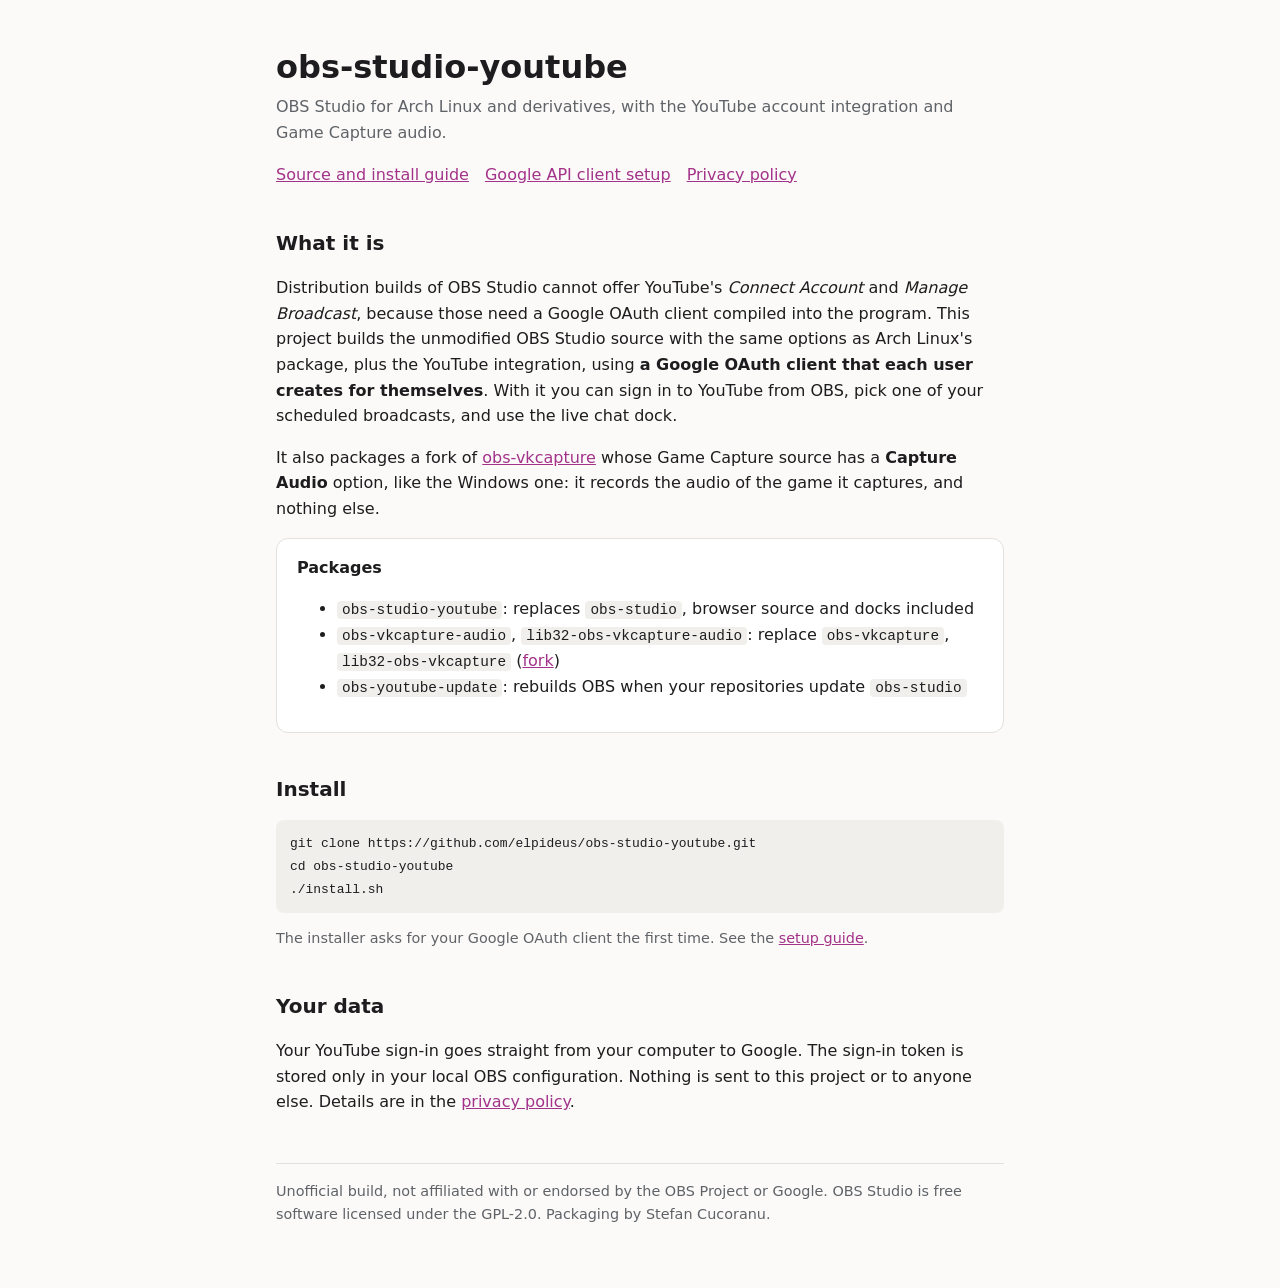
<file: docs/index.html>
<!doctype html>
<html lang="en">
<head>
<meta charset="utf-8">
<meta name="viewport" content="width=device-width, initial-scale=1">
<title>obs-studio-youtube</title>
<meta name="description" content="OBS Studio for Arch Linux with the YouTube account integration (built with your own Google API client) and Game Capture audio.">
<link rel="stylesheet" href="style.css">
</head>
<body>
<main>
<header>
	<h1>obs-studio-youtube</h1>
	<p>OBS Studio for Arch Linux and derivatives, with the YouTube account integration and Game Capture audio.</p>
	<nav>
		<a href="https://github.com/elpideus/obs-studio-youtube">Source and install guide</a>
		<a href="https://github.com/elpideus/obs-studio-youtube#google-api-client">Google API client setup</a>
		<a href="privacy.html">Privacy policy</a>
	</nav>
</header>

<h2>What it is</h2>
<p>Distribution builds of OBS Studio cannot offer YouTube's <em>Connect Account</em> and <em>Manage Broadcast</em>, because those need a Google OAuth client compiled into the program. This project builds the unmodified OBS Studio source with the same options as Arch Linux's package, plus the YouTube integration, using <strong>a Google OAuth client that each user creates for themselves</strong>. With it you can sign in to YouTube from OBS, pick one of your scheduled broadcasts, and use the live chat dock.</p>
<p>It also packages a fork of <a href="https://github.com/nowrep/obs-vkcapture">obs-vkcapture</a> whose Game Capture source has a <strong>Capture Audio</strong> option, like the Windows one: it records the audio of the game it captures, and nothing else.</p>

<div class="card">
	<strong>Packages</strong>
	<ul>
		<li><code>obs-studio-youtube</code>: replaces <code>obs-studio</code>, browser source and docks included</li>
		<li><code>obs-vkcapture-audio</code>, <code>lib32-obs-vkcapture-audio</code>: replace <code>obs-vkcapture</code>, <code>lib32-obs-vkcapture</code> (<a href="https://github.com/elpideus/obs-vkcapture">fork</a>)</li>
		<li><code>obs-youtube-update</code>: rebuilds OBS when your repositories update <code>obs-studio</code></li>
	</ul>
</div>

<h2>Install</h2>
<pre><code>git clone https://github.com/elpideus/obs-studio-youtube.git
cd obs-studio-youtube
./install.sh</code></pre>
<p class="muted">The installer asks for your Google OAuth client the first time. See the <a href="https://github.com/elpideus/obs-studio-youtube#google-api-client">setup guide</a>.</p>

<h2>Your data</h2>
<p>Your YouTube sign-in goes straight from your computer to Google. The sign-in token is stored only in your local OBS configuration. Nothing is sent to this project or to anyone else. Details are in the <a href="privacy.html">privacy policy</a>.</p>

<footer class="muted">
	Unofficial build, not affiliated with or endorsed by the OBS Project or Google. OBS Studio is free software
	licensed under the GPL-2.0. Packaging by Stefan Cucoranu.
</footer>
</main>
</body>
</html>
</file>
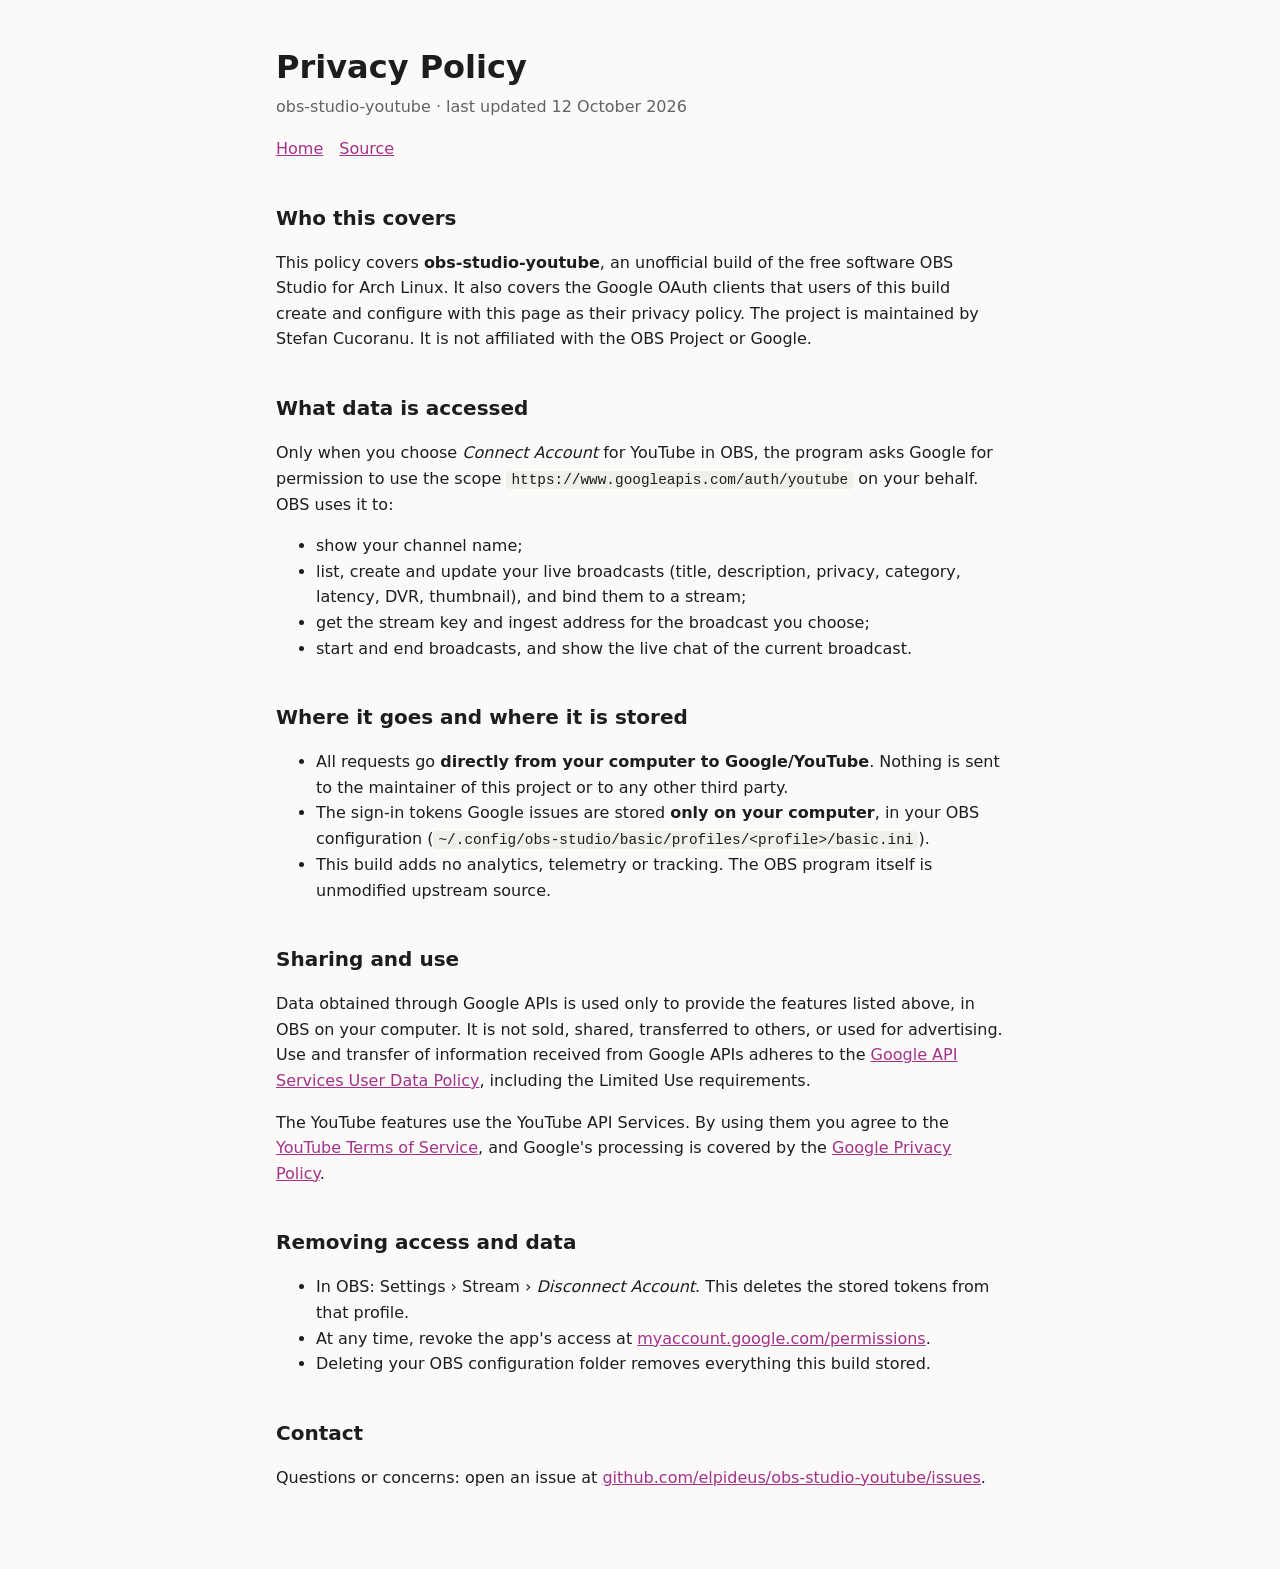
<file: docs/privacy.html>
<!doctype html>
<html lang="en">
<head>
<meta charset="utf-8">
<meta name="viewport" content="width=device-width, initial-scale=1">
<title>Privacy Policy · obs-studio-youtube</title>
<meta name="description" content="Privacy policy of obs-studio-youtube, an OBS Studio build with the YouTube account integration.">
<link rel="stylesheet" href="style.css">
</head>
<body>
<main>
<header>
	<h1>Privacy Policy</h1>
	<p>obs-studio-youtube · last updated 12 October 2026</p>
	<nav><a href="./">Home</a><a href="https://github.com/elpideus/obs-studio-youtube">Source</a></nav>
</header>

<h2>Who this covers</h2>
<p>This policy covers <strong>obs-studio-youtube</strong>, an unofficial build of the free software OBS Studio for Arch Linux. It also covers the Google OAuth clients that users of this build create and configure with this page as their privacy policy. The project is maintained by Stefan Cucoranu. It is not affiliated with the OBS Project or Google.</p>

<h2>What data is accessed</h2>
<p>Only when you choose <em>Connect Account</em> for YouTube in OBS, the program asks Google for permission to use the scope <code>https://www.googleapis.com/auth/youtube</code> on your behalf. OBS uses it to:</p>
<ul>
	<li>show your channel name;</li>
	<li>list, create and update your live broadcasts (title, description, privacy, category, latency, DVR, thumbnail), and bind them to a stream;</li>
	<li>get the stream key and ingest address for the broadcast you choose;</li>
	<li>start and end broadcasts, and show the live chat of the current broadcast.</li>
</ul>

<h2>Where it goes and where it is stored</h2>
<ul>
	<li>All requests go <strong>directly from your computer to Google/YouTube</strong>. Nothing is sent to the maintainer of this project or to any other third party.</li>
	<li>The sign-in tokens Google issues are stored <strong>only on your computer</strong>, in your OBS configuration (<code>~/.config/obs-studio/basic/profiles/&lt;profile&gt;/basic.ini</code>).</li>
	<li>This build adds no analytics, telemetry or tracking. The OBS program itself is unmodified upstream source.</li>
</ul>

<h2>Sharing and use</h2>
<p>Data obtained through Google APIs is used only to provide the features listed above, in OBS on your computer. It is not sold, shared, transferred to others, or used for advertising. Use and transfer of information received from Google APIs adheres to the <a href="https://developers.google.com/terms/api-services-user-data-policy">Google API Services User Data Policy</a>, including the Limited Use requirements.</p>
<p>The YouTube features use the YouTube API Services. By using them you agree to the <a href="https://www.youtube.com/t/terms">YouTube Terms of Service</a>, and Google's processing is covered by the <a href="https://policies.google.com/privacy">Google Privacy Policy</a>.</p>

<h2>Removing access and data</h2>
<ul>
	<li>In OBS: Settings › Stream › <em>Disconnect Account</em>. This deletes the stored tokens from that profile.</li>
	<li>At any time, revoke the app's access at <a href="https://myaccount.google.com/permissions">myaccount.google.com/permissions</a>.</li>
	<li>Deleting your OBS configuration folder removes everything this build stored.</li>
</ul>

<h2>Contact</h2>
<p>Questions or concerns: open an issue at <a href="https://github.com/elpideus/obs-studio-youtube/issues">github.com/elpideus/obs-studio-youtube/issues</a>.</p>
</main>
</body>
</html>
</file>
<file: docs/style.css>
:root {
	--bg: #fbfaf8;
	--fg: #1d1d1f;
	--muted: #5f6368;
	--accent: #a3328a;
	--card: #ffffff;
	--border: #e3e1dd;
	--code: #f1efeb;
	color-scheme: light dark;
}
@media (prefers-color-scheme: dark) {
	:root {
		--bg: #141416;
		--fg: #ececee;
		--muted: #a2a2a8;
		--accent: #e58bd0;
		--card: #1c1c20;
		--border: #2e2e34;
		--code: #26262b;
	}
}
* { box-sizing: border-box; }
body {
	margin: 0;
	background: var(--bg);
	color: var(--fg);
	font: 16px/1.6 system-ui, -apple-system, "Segoe UI", Roboto, sans-serif;
}
main { max-width: 760px; margin: 0 auto; padding: 48px 16px 64px; }
header p { color: var(--muted); margin-top: 0; }
h1 { font-size: 2rem; line-height: 1.2; margin: 0 0 8px; }
h2 { font-size: 1.25rem; margin: 40px 0 8px; }
a { color: var(--accent); }
code, pre { font-family: ui-monospace, "JetBrains Mono", Menlo, monospace; font-size: 0.9em; }
code { background: var(--code); padding: 1px 5px; border-radius: 4px; }
pre { background: var(--code); padding: 12px 14px; border-radius: 8px; overflow-x: auto; }
pre code { background: none; padding: 0; }
.card { background: var(--card); border: 1px solid var(--border); border-radius: 12px; padding: 16px 20px; margin: 16px 0; }
.muted { color: var(--muted); font-size: 0.9rem; }
nav { display: flex; gap: 16px; flex-wrap: wrap; margin: 16px 0 0; }
footer { margin-top: 48px; border-top: 1px solid var(--border); padding-top: 16px; }
</file>
